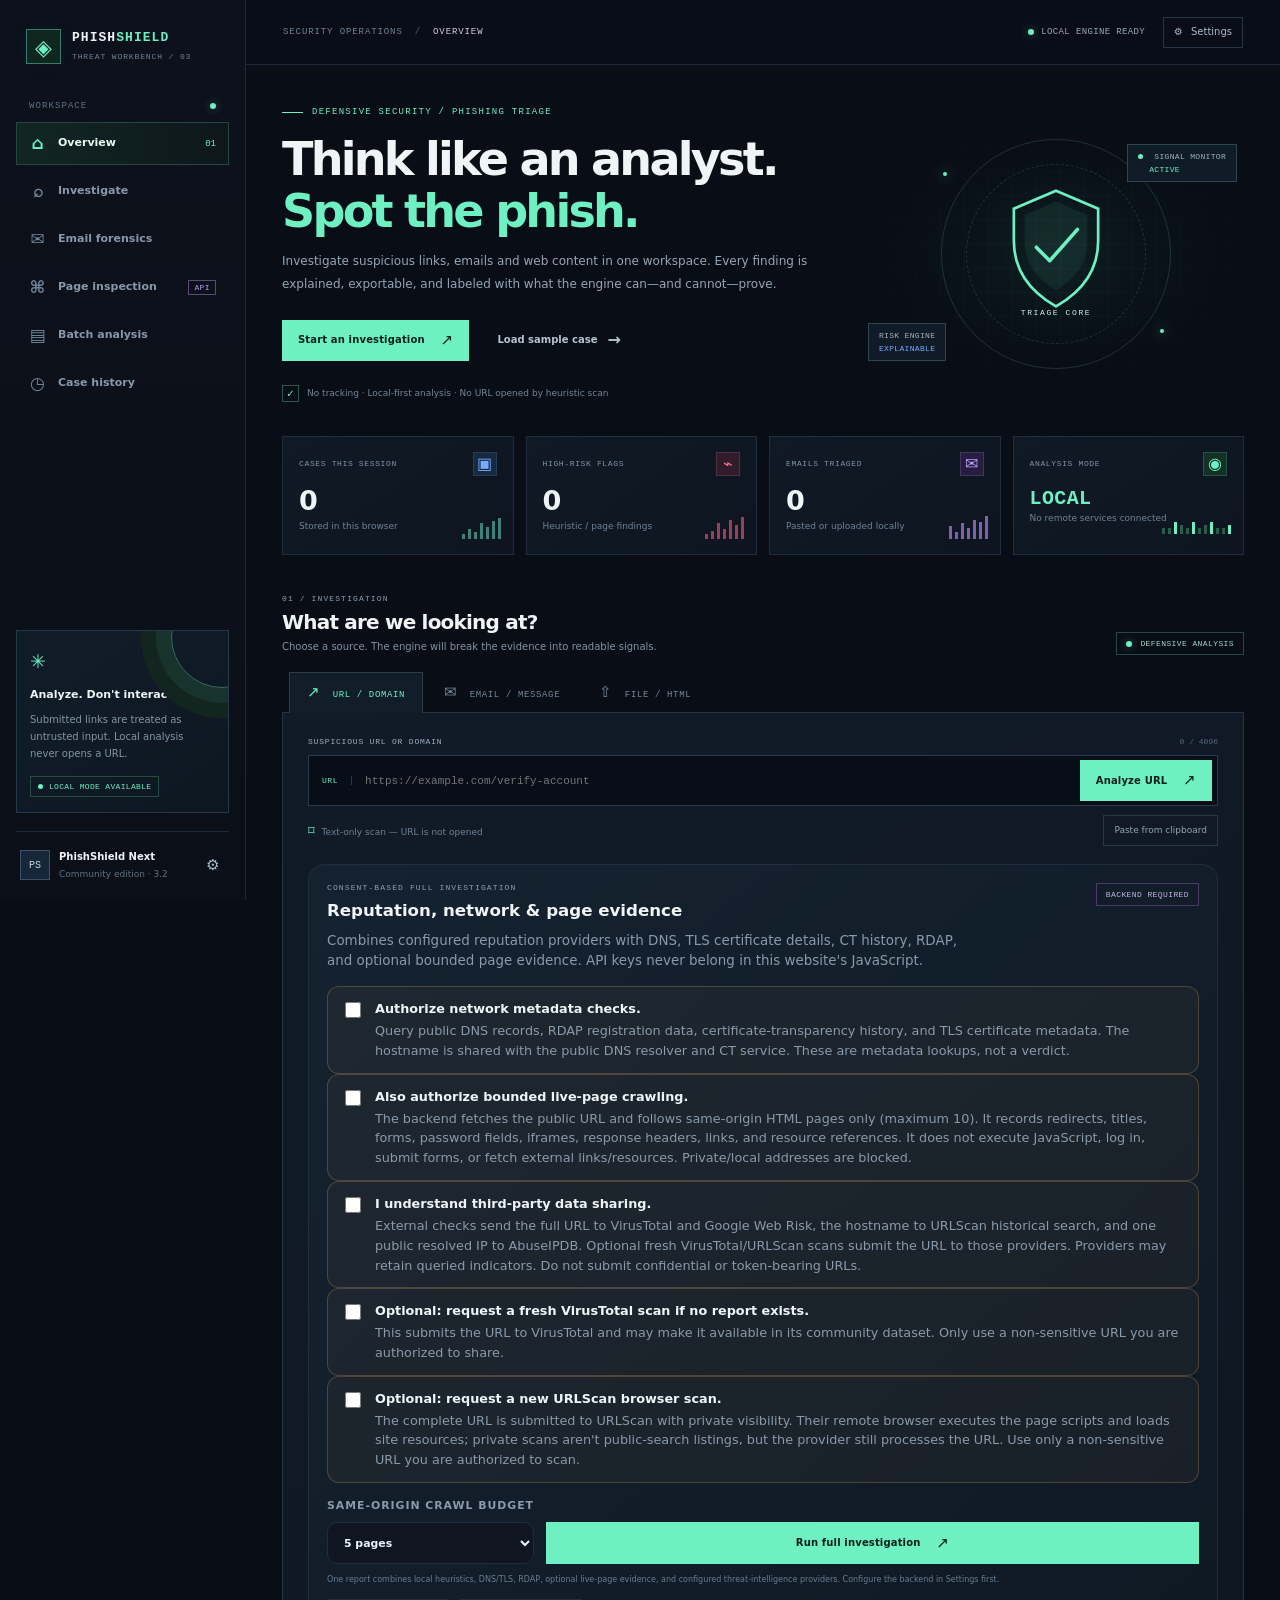
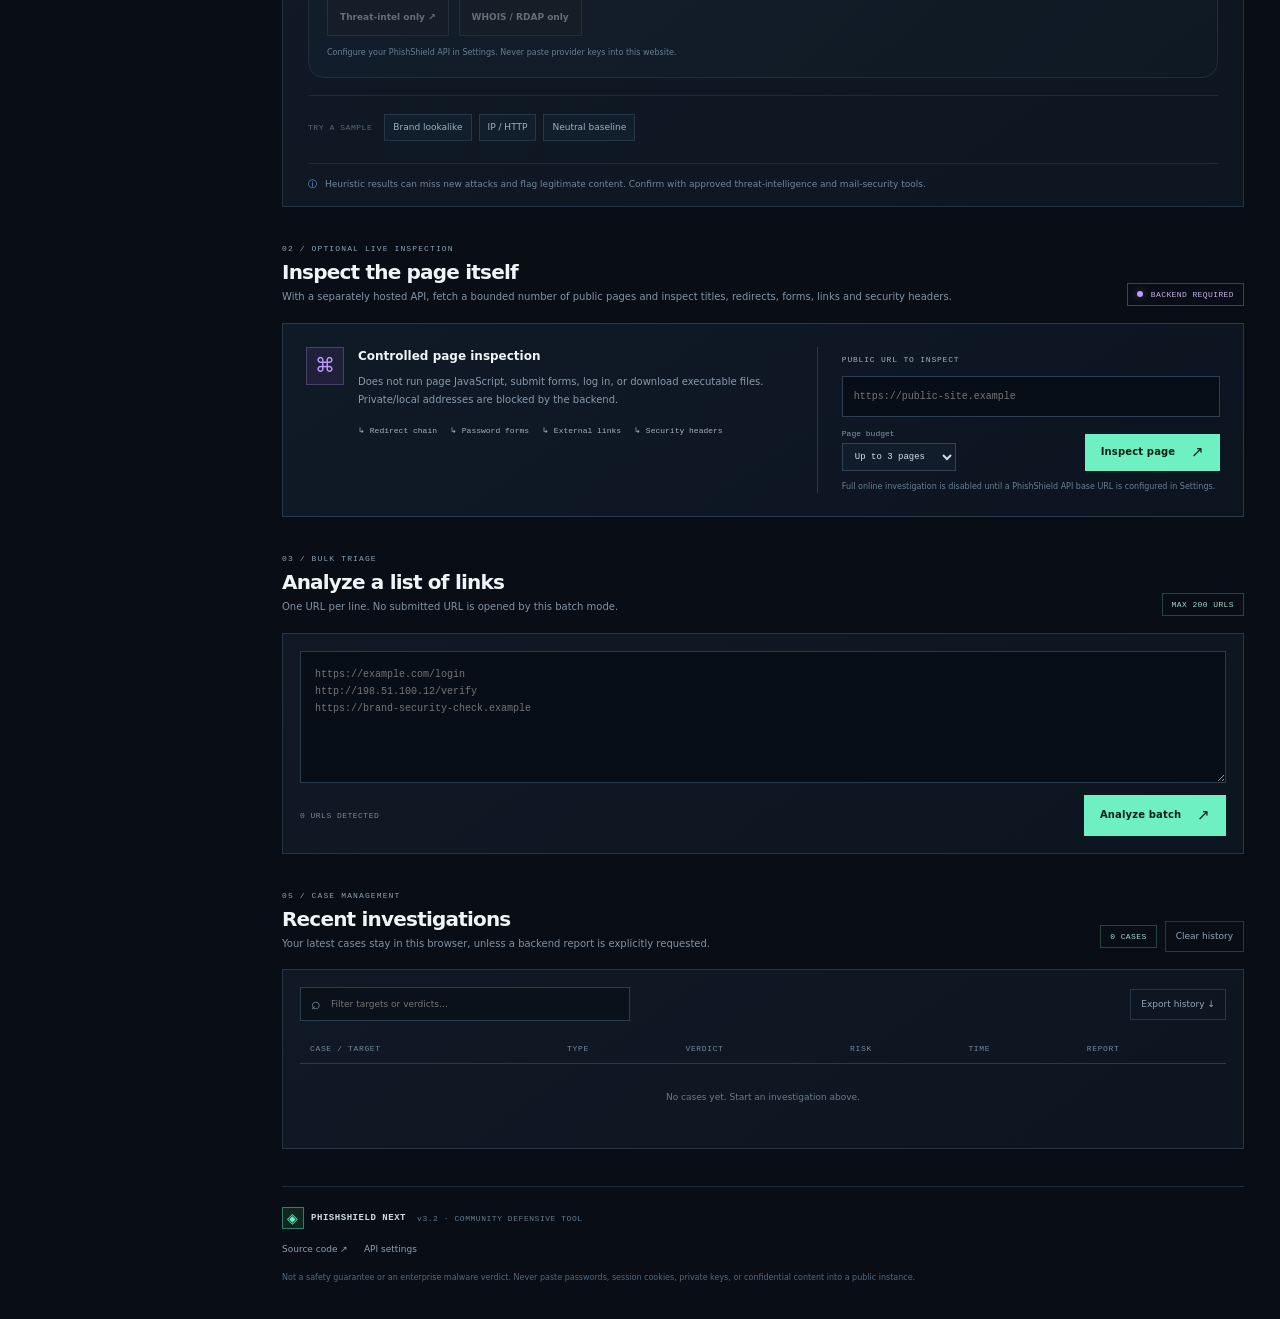
<file: docs/index.html>
<!doctype html>
<html lang="en">
<head>
  <meta charset="utf-8"><meta name="viewport" content="width=device-width,initial-scale=1">
  <meta name="theme-color" content="#090d16">
  <meta name="description" content="PhishShield Next — local-first phishing investigation for suspicious URLs, emails, message files, and web pages.">
  <title>PhishShield Next — Phishing Investigation Workbench</title>
  <link rel="icon" href="data:image/svg+xml,%3Csvg xmlns='http://www.w3.org/2000/svg' viewBox='0 0 100 100'%3E%3Crect width='100' height='100' rx='20' fill='%23090d16'/%3E%3Cpath d='M50 10 82 25v23c0 20-12 33-32 42C30 81 18 68 18 48V25Z' fill='none' stroke='%236ef0c2' stroke-width='7'/%3E%3Cpath d='m36 50 10 10 20-23' fill='none' stroke='%236ef0c2' stroke-width='7'/%3E%3C/svg%3E">
  <link rel="stylesheet" href="./assets/app.css">
</head>
<body>
  <div class="app-shell">
    <aside class="sidebar" id="sidebar">
      <a class="brand" href="#overview" aria-label="PhishShield home"><span class="brand-mark">◈</span><span class="brand-copy">PHISH<span>SHIELD</span><small>THREAT WORKBENCH / 03</small></span></a>
      <div class="workspace-label">WORKSPACE <span class="live-dot"></span></div>
      <nav class="side-nav" aria-label="Primary navigation">
        <a class="nav-item active" href="#overview" data-nav="overview"><span class="nav-icon">⌂</span> Overview <span class="nav-count">01</span></a>
        <a class="nav-item" href="#investigate" data-nav="investigate"><span class="nav-icon">⌕</span> Investigate</a>
        <a class="nav-item" href="#email" data-nav="email"><span class="nav-icon">✉</span> Email forensics</a>
        <a class="nav-item" href="#page-inspection" data-nav="page-inspection"><span class="nav-icon">⌘</span> Page inspection <span class="nav-mini">API</span></a>
        <a class="nav-item" href="#batch" data-nav="batch"><span class="nav-icon">▤</span> Batch analysis</a>
        <a class="nav-item" href="#case-history" data-nav="case-history"><span class="nav-icon">◷</span> Case history</a>
      </nav>
      <div class="side-spacer"></div>
      <div class="sidebar-card">
        <div class="side-card-icon">✳</div><div class="side-card-title">Analyze. Don't interact.</div>
        <p>Submitted links are treated as untrusted input. Local analysis never opens a URL.</p>
        <span class="safe-chip"><i></i> LOCAL MODE AVAILABLE</span>
      </div>
      <div class="sidebar-bottom"><span class="avatar">PS</span><span><b>PhishShield Next</b><small>Community edition · 3.2</small></span><button class="icon-button tiny" id="open-settings-side" title="Settings" aria-label="Settings">⚙</button></div>
    </aside>

    <main class="main-area">
      <header class="topbar">
        <button class="icon-button mobile-menu" id="mobile-menu" aria-label="Open menu">☰</button>
        <div class="breadcrumbs"><span>SECURITY OPERATIONS</span><b>/</b><strong id="crumb-current">OVERVIEW</strong></div>
        <div class="topbar-right"><span class="top-status"><i></i><span id="engine-status">LOCAL ENGINE READY</span></span><button class="settings-button" id="open-settings">⚙ <span>Settings</span></button></div>
      </header>

      <section class="page-content" id="overview">
        <div class="hero-grid">
          <div class="hero-copy">
            <div class="eyebrow"><span class="eyebrow-line"></span> DEFENSIVE SECURITY / PHISHING TRIAGE</div>
            <h1>Think like an analyst.<br><span>Spot the phish.</span></h1>
            <p class="hero-description">Investigate suspicious links, emails and web content in one workspace. Every finding is explained, exportable, and labeled with what the engine can—and cannot—prove.</p>
            <div class="hero-actions"><a class="primary-button" href="#investigate">Start an investigation <span>↗</span></a><button class="text-button" id="load-demo">Load sample case <span>→</span></button></div>
            <div class="hero-footnote"><span class="mini-shield">✓</span> No tracking · Local-first analysis · No URL opened by heuristic scan</div>
          </div>
          <div class="hero-art" aria-label="Security shield graphic">
            <div class="art-grid"></div><div class="orbit orbit-one"></div><div class="orbit orbit-two"></div>
            <div class="shield-core"><svg viewBox="0 0 128 145" role="img" aria-label="Shield"><path d="M64 7 111 27v36c0 35-19 57-47 73C36 120 17 98 17 63V27Z" fill="none" stroke="currentColor" stroke-width="3"/><path d="m42 70 15 15 31-35" fill="none" stroke="currentColor" stroke-width="4" stroke-linecap="round" stroke-linejoin="round"/><path d="M64 19 99 34v28c0 26-13 43-35 56-22-13-35-30-35-56V34Z" fill="currentColor" opacity=".07"/></svg><span>TRIAGE CORE</span></div>
            <div class="art-chip chip-top"><i></i> SIGNAL MONITOR <b>ACTIVE</b></div><div class="art-chip chip-bottom"><span>RISK ENGINE</span><b>EXPLAINABLE</b></div><div class="art-spark spark-a"></div><div class="art-spark spark-b"></div>
          </div>
        </div>

        <div class="stats-grid">
          <article class="stat-card"><div class="stat-top"><span>CASES THIS SESSION</span><span class="stat-icon">▣</span></div><div class="stat-number" id="stat-cases">0</div><div class="stat-sub">Stored in this browser</div><div class="stat-sparkline sparkline-a"><span></span><span></span><span></span><span></span><span></span><span></span><span></span></div></article>
          <article class="stat-card"><div class="stat-top"><span>HIGH-RISK FLAGS</span><span class="stat-icon red">⌁</span></div><div class="stat-number" id="stat-high">0</div><div class="stat-sub">Heuristic / page findings</div><div class="stat-sparkline sparkline-b"><span></span><span></span><span></span><span></span><span></span><span></span><span></span></div></article>
          <article class="stat-card"><div class="stat-top"><span>EMAILS TRIAGED</span><span class="stat-icon violet">✉</span></div><div class="stat-number" id="stat-emails">0</div><div class="stat-sub">Pasted or uploaded locally</div><div class="stat-sparkline sparkline-c"><span></span><span></span><span></span><span></span><span></span><span></span><span></span></div></article>
          <article class="stat-card"><div class="stat-top"><span>ANALYSIS MODE</span><span class="stat-icon green">◉</span></div><div class="stat-number small-stat" id="stat-mode">LOCAL</div><div class="stat-sub" id="stat-mode-sub">No threat-intel API connected</div><div class="status-line"><span></span><span></span><span></span><span></span><span></span><span></span><span></span><span></span><span></span><span></span><span></span><span></span></div></article>
        </div>

        <section class="workspace-section" id="investigate">
          <div class="section-heading"><div><div class="section-kicker">01 / INVESTIGATION</div><h2>What are we looking at?</h2><p>Choose a source. The engine will break the evidence into readable signals.</p></div><span class="section-pill"><i></i> DEFENSIVE ANALYSIS</span></div>
          <span id="email" class="anchor-marker" aria-hidden="true"></span>
          <div class="tab-bar" role="tablist" aria-label="Investigation type">
            <button class="tab active" data-tab="url-panel" role="tab" aria-selected="true"><span>↗</span> URL / DOMAIN</button>
            <button class="tab" data-tab="email-panel" role="tab" aria-selected="false"><span>✉</span> EMAIL / MESSAGE</button>
            <button class="tab" data-tab="file-panel" role="tab" aria-selected="false"><span>⇧</span> FILE / HTML</button>
          </div>
          <div class="investigation-card">
            <div class="tab-panel active" id="url-panel" role="tabpanel">
              <div class="field-label-row"><label for="url-input">SUSPICIOUS URL OR DOMAIN</label><span class="char-count" id="url-char">0 / 4096</span></div>
              <div class="url-input-wrap"><span class="url-prefix">URL</span><input id="url-input" type="text" maxlength="4096" autocomplete="off" autocapitalize="off" spellcheck="false" placeholder="https://example.com/verify-account"><button id="analyze-url" class="primary-button">Analyze URL <span>↗</span></button></div>
              <div class="field-footer"><span><i class="tiny-lock">⌑</i> Text-only scan — URL is not opened</span><button class="subtle-button" id="paste-url">Paste from clipboard</button></div>
              <div class="intel-lookup-card">
                <div class="intel-lookup-heading"><div><span class="section-kicker">CONSENT-BASED FULL INVESTIGATION</span><h3>Reputation, network &amp; page evidence</h3><p>Combines configured reputation providers with DNS, TLS certificate details, CT history, RDAP, and optional bounded page evidence. API keys never belong in this website's JavaScript.</p></div><span class="section-pill muted-pill">BACKEND REQUIRED</span></div>
                <label class="privacy-consent" for="network-checks-confirm"><input id="network-checks-confirm" type="checkbox"><span><b>Authorize network metadata checks.</b> Query public DNS records, RDAP registration data, certificate-transparency history, and TLS certificate metadata. The hostname is shared with the public DNS resolver and CT service. These are metadata lookups, not a verdict.</span></label>
                <label class="privacy-consent" for="live-crawl-confirm"><input id="live-crawl-confirm" type="checkbox"><span><b>Also authorize bounded live-page crawling.</b> The backend fetches the public URL and follows same-origin HTML pages only (maximum 10). It records redirects, titles, forms, password fields, iframes, response headers, links, and resource references. It does not execute JavaScript, log in, submit forms, or fetch external links/resources. Private/local addresses are blocked.</span></label>
                <label class="privacy-consent" for="external-sharing-confirm"><input id="external-sharing-confirm" type="checkbox"><span><b>I understand third-party data sharing.</b> External checks send the full URL to VirusTotal and Google Web Risk, the hostname to URLScan historical search, and one public resolved IP to AbuseIPDB. Optional fresh VirusTotal/URLScan scans submit the URL to those providers. Providers may retain queried indicators. Do not submit confidential or token-bearing URLs.</span></label>
                <label class="privacy-consent" for="vt-submit-confirm"><input id="vt-submit-confirm" type="checkbox"><span><b>Optional: request a fresh VirusTotal scan if no report exists.</b> This submits the URL to VirusTotal and may make it available in its community dataset. Only use a non-sensitive URL you are authorized to share.</span></label>
                <label class="privacy-consent" for="urlscan-submit-confirm"><input id="urlscan-submit-confirm" type="checkbox"><span><b>Optional: request a new URLScan browser scan.</b> The complete URL is submitted to URLScan with private visibility. Their remote browser executes the page scripts and loads site resources; private scans aren't public-search listings, but the provider still processes the URL. Use only a non-sensitive URL you are authorized to scan.</span></label>
                <div class="full-investigation-controls"><label for="full-max-pages">SAME-ORIGIN CRAWL BUDGET <select id="full-max-pages"><option value="1">1 page</option><option value="3">3 pages</option><option value="5" selected>5 pages</option><option value="10">10 pages</option></select></label><button id="full-investigate" class="primary-button">Run full investigation <span>↗</span></button></div>
                <p class="hint-line" id="full-investigation-status" role="status">One report combines local heuristics, DNS/TLS, RDAP, optional live-page evidence, and configured threat-intelligence providers. Configure the backend in Settings first.</p>
                <div class="intel-lookup-actions"><button id="run-reputation" class="secondary-button" disabled>Threat-intel only ↗</button><button id="run-whois" class="secondary-button">WHOIS / RDAP only</button></div>
                <p class="hint-line" id="intel-status" role="status">External lookups require configured provider secrets and explicit consent.</p>
              </div>
              <div class="quick-examples"><span>TRY A SAMPLE</span><button data-sample="https://secure-login-paypal.account-check.click/verify">Brand lookalike</button><button data-sample="http://192.0.2.10/account/login">IP / HTTP</button><button data-sample="https://example.com/">Neutral baseline</button></div>
            </div>
            <div class="tab-panel" id="email-panel" role="tabpanel" hidden>
              <div class="field-label-row"><label for="email-input">RAW EMAIL / MESSAGE CONTENT</label><span class="char-count" id="email-char">0 / 1 MB</span></div>
              <textarea id="email-input" class="large-textarea" maxlength="1000000" placeholder="Paste the complete message including headers where available…&#10;&#10;From: alerts@example.com&#10;Reply-To: support@other-domain.example&#10;Subject: Urgent account verification"></textarea>
              <div class="field-footer"><span><i class="tiny-lock">⌑</i> Text analyzed in your browser; content is not uploaded</span><label class="file-button" for="email-file">⇧ Upload .eml / .txt / .html</label><input class="visually-hidden" id="email-file" type="file" accept=".eml,.txt,.html,.htm,.log,.json,.csv,.md,text/plain,text/html,message/rfc822,application/json,text/csv"></div>
              <div class="form-actions"><button id="analyze-email" class="primary-button">Analyze email <span>↗</span></button><button class="secondary-button" id="clear-email">Clear</button></div>
            </div>
            <div class="tab-panel" id="file-panel" role="tabpanel" hidden>
              <div class="drop-zone" id="drop-zone" tabindex="0" role="button" aria-label="Choose or drop a file"><div class="drop-icon">⇧</div><h3>Drop an email, report or HTML file here</h3><p>Analyze .eml, .txt, .html, .htm, .json, .csv or .log · Up to 2 MB</p><label for="general-file" class="primary-button small-button">Choose file</label><input class="visually-hidden" id="general-file" type="file" accept=".eml,.txt,.html,.htm,.log,.json,.csv,.md,text/plain,text/html,message/rfc822,application/json,text/csv"></div>
              <div class="file-safety-note"><span>ⓘ</span><div><b>Files are read as text only.</b> PhishShield does not execute macros, open attachments, or render uploaded HTML. Binary attachment malware scanning is not included.</div></div>
              <div id="file-loaded" class="file-loaded" hidden></div>
            </div>
            <div class="fine-print"><span>ⓘ</span> Heuristic results can miss new attacks and flag legitimate content. Confirm with approved threat-intelligence and mail-security tools.</div>
          </div>
        </section>

        <section class="workspace-section" id="page-inspection">
          <div class="section-heading"><div><div class="section-kicker">02 / OPTIONAL LIVE INSPECTION</div><h2>Inspect the page itself</h2><p>With a separately hosted API, fetch a bounded number of public pages and inspect titles, redirects, forms, links and security headers.</p></div><span class="section-pill muted-pill"><i></i> BACKEND REQUIRED</span></div>
          <div class="live-inspect-card"><div class="live-card-copy"><div class="live-icon">⌘</div><div><h3>Controlled page inspection</h3><p>Does not run page JavaScript, submit forms, log in, or download executable files. Private/local addresses are blocked by the backend.</p><div class="live-features"><span>↳ Redirect chain</span><span>↳ Password forms</span><span>↳ External links</span><span>↳ Security headers</span></div></div></div><div class="live-card-controls"><label for="inspect-url">PUBLIC URL TO INSPECT</label><input id="inspect-url" type="text" maxlength="4096" spellcheck="false" placeholder="https://public-site.example"><div class="inspect-controls-row"><label for="max-pages">Page budget <select id="max-pages"><option value="1">1 page</option><option value="3" selected>Up to 3 pages</option><option value="5">Up to 5 pages</option><option value="10">Up to 10 pages</option></select></label><button id="inspect-page" class="primary-button">Inspect page <span>↗</span></button></div><p class="hint-line" id="api-hint">Live inspection is disabled until an API base URL is configured in Settings.</p></div></div>
        </section>

        <section class="workspace-section" id="batch">
          <div class="section-heading"><div><div class="section-kicker">03 / BULK TRIAGE</div><h2>Analyze a list of links</h2><p>One URL per line. No submitted URL is opened by this batch mode.</p></div><span class="section-pill">MAX 200 URLS</span></div>
          <div class="batch-card"><textarea id="batch-input" class="batch-textarea" maxlength="500000" placeholder="https://example.com/login&#10;http://198.51.100.12/verify&#10;https://brand-security-check.example"></textarea><div class="batch-footer"><span id="batch-count">0 URLS DETECTED</span><button class="primary-button" id="analyze-batch">Analyze batch <span>↗</span></button></div><div id="batch-results" class="batch-results" hidden></div></div>
        </section>

        <section class="workspace-section results-section" id="results-section" hidden>
          <div class="section-heading"><div><div class="section-kicker">04 / EVIDENCE REVIEW</div><h2 id="result-title">Investigation report</h2><p id="result-subtitle">Review the evidence and the confidence limits.</p></div><div class="result-actions"><button class="secondary-button" id="export-json">↓ JSON</button><button class="secondary-button" id="print-report">↗ Print / PDF</button></div></div>
          <div id="result-output" class="result-output"></div>
        </section>

        <section class="workspace-section" id="case-history">
          <div class="section-heading"><div><div class="section-kicker">05 / CASE MANAGEMENT</div><h2>Recent investigations</h2><p>Your latest cases stay in this browser, unless a backend report is explicitly requested.</p></div><div class="history-actions"><span id="history-count" class="section-pill">0 CASES</span><button class="subtle-button" id="clear-history">Clear history</button></div></div>
          <div class="history-card"><div class="history-toolbar"><div class="history-search"><span>⌕</span><input id="history-filter" type="search" placeholder="Filter targets or verdicts…"></div><button class="subtle-button" id="export-history">Export history ↓</button></div><div class="history-table-wrap"><table class="history-table"><thead><tr><th>CASE / TARGET</th><th>TYPE</th><th>VERDICT</th><th>RISK</th><th>TIME</th><th>REPORT</th></tr></thead><tbody id="history-body"><tr><td colspan="6" class="empty-cell">No cases yet. Start an investigation above.</td></tr></tbody></table></div></div>
        </section>

        <footer class="footer"><div class="footer-brand"><span class="brand-mark">◈</span><b>PHISHSHIELD NEXT</b> <span>v3.2 · COMMUNITY DEFENSIVE TOOL</span></div><div class="footer-links"><a href="https://github.com/ayushkp930/PhishShield-Next.io" target="_blank" rel="noreferrer">Source code ↗</a><button id="open-settings-footer">API settings</button></div><p>Not a safety guarantee or an enterprise malware verdict. Never paste passwords, session cookies, private keys, or confidential content into a public instance.</p></footer>
      </section>
    </main>
  </div>

  <div class="toast-region" id="toast-region" aria-live="polite" aria-atomic="true"></div>
  <div class="modal-backdrop" id="settings-modal" hidden>
    <div class="settings-modal" role="dialog" aria-modal="true" aria-labelledby="settings-title"><div class="modal-heading"><div><div class="section-kicker">WORKSPACE CONFIGURATION</div><h2 id="settings-title">Connection settings</h2></div><button class="icon-button" id="close-settings" aria-label="Close settings">×</button></div><p class="modal-description">The hosted GitHub Pages version runs local heuristics in your browser. Add the base URL of your deployed PhishShield API to enable live inspection, external reputation checks, and WHOIS/RDAP lookup. Never paste provider keys here.</p><label for="api-base-input">PHISHSHIELD API BASE URL</label><input id="api-base-input" class="settings-input" type="url" placeholder="https://your-phishshield-api.example.com"><div class="settings-callout"><b>Privacy and deployment note</b><p>This URL is stored in this browser's local storage. Use HTTPS for a deployed API. The API must allow this website's origin using CORS. Provider secrets must be backend environment variables. External lookups can share submitted indicators with third parties; public deployments need abuse controls, durable rate limits, quotas, and monitoring.</p></div><div class="modal-actions"><button id="test-api" class="secondary-button">Test connection</button><button id="save-settings" class="primary-button">Save settings</button><button id="remove-api" class="text-button">Remove API</button></div><div id="api-test-status" class="api-test-status" role="status"></div><button class="privacy-link" id="clear-local-data">Clear local cases and connection settings</button></div>
  </div>
  <script src="./assets/app.js" defer></script>
</body></html>
</file>
<file: docs/assets/app.css>
:root{--bg:#090d16;--sidebar:#0b101a;--panel:#0f1622;--panel-2:#111b29;--line:#202d3d;--line-soft:#1a2635;--text:#eff5f7;--muted:#899aab;--dim:#5f7285;--mint:#6ef0c2;--blue:#79aaff;--red:#ff7184;--amber:#ffc878;--purple:#be9bff;--mono:'DM Mono',ui-monospace,monospace;--sans:'Manrope',Inter,system-ui,sans-serif}*{box-sizing:border-box}html{scroll-behavior:smooth;scroll-padding-top:90px}body{margin:0;background:var(--bg);color:var(--text);font:13px/1.65 var(--sans);-webkit-font-smoothing:antialiased}button,input,textarea,select{font:inherit}button,a{-webkit-tap-highlight-color:transparent}a{color:inherit;text-decoration:none}button{cursor:pointer}button:focus-visible,a:focus-visible,input:focus-visible,textarea:focus-visible,select:focus-visible{outline:2px solid var(--mint);outline-offset:3px}.app-shell{min-height:100vh}.sidebar{width:246px;position:fixed;inset:0 auto 0 0;background:linear-gradient(180deg,#0c111b,#0a0f18);border-right:1px solid #1c2938;display:flex;flex-direction:column;padding:25px 16px 18px;z-index:20}.brand{display:flex;align-items:center;gap:11px;padding:4px 10px 28px}.brand-mark{width:35px;height:35px;display:grid;place-items:center;border:1px solid #397b6a;background:#10271f;color:var(--mint);font-size:22px;box-shadow:0 0 24px #6ef0c20a}.brand-copy{font:700 13px/1.3 var(--mono);letter-spacing:.08em}.brand-copy>span{color:var(--mint)}.brand-copy small{display:block;color:#718397;font-size:8px;font-weight:400;letter-spacing:.11em;margin-top:5px}.workspace-label{font:9px var(--mono);letter-spacing:.12em;color:#5e7185;padding:9px 13px 11px;display:flex;align-items:center;justify-content:space-between}.live-dot,.top-status i,.section-pill i{width:6px;height:6px;border-radius:100%;background:var(--mint);box-shadow:0 0 10px #6ef0c270}.side-nav{display:grid;gap:5px}.nav-item{height:43px;display:flex;align-items:center;gap:12px;padding:0 12px;color:#8798aa;font-size:11px;font-weight:600;border:1px solid transparent;transition:.2s}.nav-item:hover{background:#121d2b;color:var(--text)}.nav-item.active{background:linear-gradient(90deg,#143127aa,#11241e55);border-color:#23483e;color:#eaf8f1}.nav-icon{width:17px;text-align:center;font-size:17px;color:#71869a}.nav-item.active .nav-icon{color:var(--mint)}.nav-count{margin-left:auto;font:9px var(--mono);color:var(--mint)}.nav-mini{margin-left:auto;padding:2px 5px;border:1px solid #594b77;color:var(--purple);font:8px var(--mono);letter-spacing:.05em}.side-spacer{flex:1;min-height:36px}.sidebar-card{padding:15px 13px;border:1px solid #24394a;background:linear-gradient(145deg,#101d29,#0d1722);position:relative;overflow:hidden}.sidebar-card:after{content:'';position:absolute;width:100px;height:100px;right:-45px;top:-45px;border:1px solid #3b6b62;border-radius:50%;box-shadow:0 0 0 15px #18332c,0 0 0 30px #12251f}.side-card-icon{color:var(--mint);font-size:19px}.side-card-title{font-size:11px;font-weight:800;margin-top:8px}.sidebar-card p{font-size:10px;color:#8395a5;line-height:1.7;margin:7px 0 12px;max-width:165px}.safe-chip{display:inline-flex;align-items:center;gap:6px;font:8px var(--mono);letter-spacing:.04em;color:var(--mint);border:1px solid #254d40;padding:5px 7px}.safe-chip i{width:5px;height:5px;border-radius:50%;background:var(--mint)}.sidebar-bottom{display:flex;align-items:center;gap:9px;border-top:1px solid #1c2938;margin-top:18px;padding:17px 4px 0}.avatar{width:30px;height:30px;display:grid;place-items:center;border:1px solid #3b5166;background:#172638;color:#c5d7e5;font:10px var(--mono)}.sidebar-bottom b{display:block;font-size:10px}.sidebar-bottom small{display:block;font-size:9px;color:var(--dim);margin-top:2px}.sidebar-bottom .icon-button{margin-left:auto}.main-area{margin-left:246px;min-height:100vh}.topbar{height:65px;border-bottom:1px solid #1d2938;background:#0a0f18ed;display:flex;align-items:center;justify-content:space-between;padding:0 37px;position:sticky;top:0;z-index:10;backdrop-filter:blur(15px)}.breadcrumbs{display:flex;align-items:center;gap:12px;font:9px var(--mono);letter-spacing:.1em;color:#6f8295}.breadcrumbs b{color:#3f5060}.breadcrumbs strong{color:#c5d4de;font-weight:500}.topbar-right{display:flex;align-items:center;gap:18px}.top-status{display:inline-flex;align-items:center;gap:7px;color:#94a9b8;font:9px var(--mono);letter-spacing:.04em}.settings-button,.icon-button{display:inline-flex;align-items:center;justify-content:center;gap:8px;background:transparent;border:1px solid #263646;color:#a9bbc8;height:31px;padding:0 10px;font-size:10px;transition:.2s}.settings-button:hover,.icon-button:hover{border-color:#527468;color:var(--mint)}.icon-button{width:30px;padding:0;font-size:15px}.tiny{border:0;width:24px}.mobile-menu{display:none}.page-content{max-width:1540px;margin:0 auto;padding:0 36px 35px}.hero-grid{display:grid;grid-template-columns:minmax(0,1.2fr) minmax(250px,.8fr);gap:22px;align-items:center;padding:42px 0 28px;min-height:330px}.eyebrow,.section-kicker{display:flex;align-items:center;gap:9px;font:9px var(--mono);letter-spacing:.14em;color:var(--mint)}.eyebrow-line{width:21px;height:1px;background:var(--mint)}.hero-copy h1{font-size:clamp(33px,3.6vw,52px);line-height:1.12;letter-spacing:-.06em;margin:17px 0 13px;font-weight:800}.hero-copy h1 span{color:var(--mint)}.hero-description{max-width:560px;color:#94a6b6;font-size:12px;line-height:1.9;margin:0}.hero-actions{display:flex;align-items:center;gap:22px;margin-top:24px}.primary-button{display:inline-flex;align-items:center;justify-content:center;gap:16px;min-height:41px;padding:0 15px;background:var(--mint);border:1px solid var(--mint);color:#092019;font-size:10px;font-weight:800;letter-spacing:.015em;transition:transform .15s,filter .15s,border-color .15s}.primary-button:hover{filter:brightness(1.08);transform:translateY(-1px)}.primary-button span{font-size:15px;font-weight:500}.text-button{display:inline-flex;align-items:center;gap:10px;border:0;background:transparent;color:#b6c4ce;font-size:10px;font-weight:700}.text-button:hover{color:var(--mint)}.text-button span{font-size:16px}.hero-footnote{display:flex;align-items:center;gap:8px;color:#71869a;font-size:9px;margin-top:24px}.mini-shield{display:grid;place-items:center;border:1px solid #2f574a;width:17px;height:17px;color:var(--mint);font-size:10px}.hero-art{height:260px;max-width:435px;width:100%;justify-self:end;position:relative;overflow:hidden;background:radial-gradient(ellipse at center,#12332c55,transparent 61%)}.art-grid{position:absolute;inset:0;background-image:linear-gradient(#253d4d55 1px,transparent 1px),linear-gradient(90deg,#253d4d55 1px,transparent 1px);background-size:24px 24px;mask-image:radial-gradient(ellipse at center,#000,transparent 75%);opacity:.65}.orbit{position:absolute;left:50%;top:50%;border:1px solid #375d5a77;border-radius:50%;transform:translate(-50%,-50%)}.orbit-one{width:230px;height:230px}.orbit-two{width:180px;height:180px;border-style:dashed;animation:spin 40s linear infinite}.shield-core{position:absolute;left:50%;top:48%;transform:translate(-50%,-50%);width:120px;height:145px;color:var(--mint);display:flex;flex-direction:column;align-items:center;justify-content:center;filter:drop-shadow(0 0 22px #6ef0c233)}.shield-core svg{height:130px;width:116px}.shield-core span{font:8px var(--mono);letter-spacing:.2em;color:#c4f8e4;position:absolute;bottom:5px}.art-chip{position:absolute;background:#111e2bdb;border:1px solid #2c454e;padding:7px 10px;font:8px var(--mono);letter-spacing:.04em;color:#a1b3c2}.chip-top{right:7px;top:20px}.chip-top i{display:inline-block;width:5px;height:5px;background:var(--mint);border-radius:50%;margin-right:6px}.chip-top b{display:block;color:var(--mint);margin:4px 0 0 11px;font-weight:500}.chip-bottom{left:0;bottom:23px;display:grid;gap:4px}.chip-bottom b{color:var(--blue);font-weight:500}.art-spark{width:4px;height:4px;background:var(--mint);border-radius:50%;position:absolute;box-shadow:0 0 13px var(--mint)}.spark-a{top:48px;left:75px}.spark-b{bottom:51px;right:80px}.stats-grid{display:grid;grid-template-columns:repeat(4,minmax(0,1fr));gap:12px;margin:6px 0 39px}.stat-card{position:relative;min-height:119px;background:linear-gradient(145deg,#101925,#0e1520);border:1px solid #202d3c;padding:15px 16px;overflow:hidden}.stat-top{display:flex;align-items:center;justify-content:space-between;gap:10px;font:8px var(--mono);letter-spacing:.08em;color:#8295a5}.stat-icon{display:grid;place-items:center;font-size:16px;color:var(--blue);width:24px;height:24px;background:#172b40;border:1px solid #273d54}.stat-icon.red{color:var(--red);background:#301c2b;border-color:#54313f}.stat-icon.violet{color:var(--purple);background:#251e3e;border-color:#443360}.stat-icon.green{color:var(--mint);background:#143127;border-color:#275344}.stat-number{font-size:27px;line-height:1.3;font-weight:800;letter-spacing:-.05em;margin-top:7px}.small-stat{font:700 20px var(--mono);letter-spacing:.02em;color:var(--mint);padding:4px 0 0}.stat-sub{font-size:9px;color:#6f8294;margin-top:1px}.stat-sparkline{position:absolute;right:12px;bottom:15px;height:23px;display:flex;align-items:end;gap:3px;opacity:.8}.stat-sparkline span{display:block;width:3px;background:#4a9e8d}.sparkline-a span:nth-child(1){height:5px}.sparkline-a span:nth-child(2){height:10px}.sparkline-a span:nth-child(3){height:7px}.sparkline-a span:nth-child(4){height:16px}.sparkline-a span:nth-child(5){height:12px}.sparkline-a span:nth-child(6){height:18px}.sparkline-a span:nth-child(7){height:21px}.sparkline-b span{background:#b74c69}.sparkline-b span:nth-child(1){height:5px}.sparkline-b span:nth-child(2){height:8px}.sparkline-b span:nth-child(3){height:16px}.sparkline-b span:nth-child(4){height:10px}.sparkline-b span:nth-child(5){height:19px}.sparkline-b span:nth-child(6){height:14px}.sparkline-b span:nth-child(7){height:22px}.sparkline-c span{background:#9977cc}.sparkline-c span:nth-child(1){height:13px}.sparkline-c span:nth-child(2){height:7px}.sparkline-c span:nth-child(3){height:16px}.sparkline-c span:nth-child(4){height:11px}.sparkline-c span:nth-child(5){height:19px}.sparkline-c span:nth-child(6){height:17px}.sparkline-c span:nth-child(7){height:23px}.status-line{position:absolute;right:12px;bottom:20px;display:flex;gap:3px;align-items:end;height:13px}.status-line span{width:3px;height:6px;background:#295c4d}.status-line span:nth-child(3n){height:12px;background:var(--mint)}.status-line span:nth-child(4n){height:9px}.workspace-section{margin:0 0 37px;scroll-margin-top:84px}.section-heading{display:flex;align-items:flex-end;justify-content:space-between;gap:18px;margin-bottom:17px}.section-kicker{font-size:8px;color:#8ba1b4}.section-heading h2{font-size:20px;letter-spacing:-.04em;line-height:1.3;margin:6px 0 4px;font-weight:800}.section-heading p{font-size:10px;color:#8093a5;margin:0}.section-pill{display:inline-flex;align-items:center;gap:8px;white-space:nowrap;border:1px solid #27473e;color:#a1d9c7;padding:6px 9px;font:8px var(--mono);letter-spacing:.05em}.muted-pill{border-color:#4a3a64;color:#c2b3e5}.muted-pill i{background:var(--purple);box-shadow:0 0 10px #be9bff70}.tab-bar{display:flex;align-items:center;gap:3px;border-bottom:1px solid #253344;padding-left:7px}.tab{min-height:40px;border:1px solid transparent;border-bottom:0;background:transparent;padding:0 17px;color:#73879a;font:9px var(--mono);letter-spacing:.07em}.tab span{font-size:15px;margin-right:6px}.tab.active{color:var(--mint);background:#111d29;border-color:#2b3d4d;position:relative}.tab.active:after{content:'';position:absolute;left:0;right:0;bottom:-1px;height:1px;background:#111d29}.investigation-card{background:linear-gradient(145deg,#111b28,#0e1621);border:1px solid #243343;border-top:0;padding:24px 25px 14px}.tab-panel{min-width:0}.field-label-row{display:flex;justify-content:space-between;align-items:center;gap:10px;margin-bottom:9px}.field-label-row label,.live-card-controls>label,.settings-modal>label{font:8px var(--mono);letter-spacing:.1em;color:#9cb0c1}.char-count{font:8px var(--mono);color:#566a7d}.url-input-wrap{display:flex;align-items:center;gap:0;border:1px solid #2a3b4c;background:#080e17;min-height:51px}.url-prefix{font:8px var(--mono);letter-spacing:.07em;color:var(--mint);border-right:1px solid #253646;padding:0 13px}.url-input-wrap input{min-width:0;flex:1;border:0;background:transparent;color:var(--text);height:49px;padding:0 13px;outline:none;font:11px var(--mono)}.url-input-wrap input:focus{box-shadow:none}.url-input-wrap .primary-button{height:41px;min-height:41px;margin-right:5px}.field-footer{display:flex;justify-content:space-between;align-items:center;gap:12px;margin-top:9px;color:#6b8093;font-size:9px}.tiny-lock{font-style:normal;color:var(--mint);font-size:13px;margin-right:4px}.subtle-button{display:inline-flex;align-items:center;justify-content:center;gap:7px;border:1px solid #27384a;background:transparent;color:#91a5b6;padding:7px 10px;font-size:9px;transition:.2s}.subtle-button:hover{border-color:#487b6b;color:var(--mint)}.quick-examples{display:flex;align-items:center;flex-wrap:wrap;gap:7px;padding-top:18px;margin-top:17px;border-top:1px solid #1c2a39}.quick-examples>span{font:8px var(--mono);color:#536a7e;letter-spacing:.07em;margin-right:5px}.quick-examples button{border:1px solid #253646;background:#111e2c;color:#9cb1c2;padding:5px 8px;font-size:9px}.quick-examples button:hover{color:var(--mint);border-color:#406b60}.large-textarea,.batch-textarea{display:block;width:100%;resize:vertical;min-height:190px;background:#080e17;border:1px solid #2a3b4c;color:var(--text);padding:14px;font:10px/1.7 var(--mono);outline:none}.large-textarea:focus,.batch-textarea:focus{border-color:#4e9680;box-shadow:0 0 0 2px #6ef0c20c}.form-actions{display:flex;gap:9px;margin-top:17px}.secondary-button{display:inline-flex;align-items:center;justify-content:center;gap:8px;min-height:37px;border:1px solid #334659;background:#152131;color:#c3d2dc;padding:0 12px;font-size:9px;font-weight:700}.secondary-button:hover{border-color:#5b8d7b;color:var(--mint)}.file-button{cursor:pointer;display:inline-flex;align-items:center;gap:6px;border:1px solid #27384a;background:#111d2b;color:#b5c7d5;padding:6px 9px;font-size:9px}.file-button:hover{color:var(--mint);border-color:#437d69}.visually-hidden{position:absolute!important;width:1px!important;height:1px!important;padding:0!important;margin:-1px!important;overflow:hidden!important;clip:rect(0,0,0,0)!important;white-space:nowrap!important;border:0!important}.drop-zone{min-height:178px;border:1px dashed #38566a;background:#0b1420;display:flex;flex-direction:column;align-items:center;justify-content:center;text-align:center;padding:23px}.drop-zone:focus,.drop-zone.dragover{outline:2px solid var(--mint);background:#10261f}.drop-icon{width:38px;height:38px;display:grid;place-items:center;border:1px solid #2c6656;color:var(--mint);font-size:22px;background:#122c24}.drop-zone h3{margin:9px 0 2px;font-size:12px}.drop-zone p{margin:0 0 13px;color:#8195a7;font-size:9px}.small-button{min-height:31px;font-size:9px}.file-safety-note{display:flex;gap:10px;border:1px solid #3d3543;background:#1a1823;padding:12px;margin-top:13px;font-size:9px;color:#9e9aae}.file-safety-note>span{font-size:16px;color:var(--purple)}.file-safety-note b{color:#d8cee9}.file-loaded{margin-top:12px;padding:12px;border:1px solid #2b5648;color:#bbdfd2;font-size:10px}.fine-print{display:flex;gap:8px;align-items:flex-start;border-top:1px solid #1d2a38;color:#72869a;font-size:9px;padding-top:13px;margin-top:22px}.fine-print span{color:var(--blue)}.live-inspect-card{display:grid;grid-template-columns:1fr minmax(280px,.83fr);gap:25px;padding:23px;border:1px solid #27384a;background:linear-gradient(145deg,#101a27,#0c1420)}.live-card-copy{display:flex;gap:14px;align-items:flex-start}.live-icon{display:grid;place-items:center;width:38px;height:38px;flex-shrink:0;background:#20203a;border:1px solid #494267;color:var(--purple);font-size:20px}.live-card-copy h3{font-size:12px;margin:0 0 7px}.live-card-copy p{max-width:470px;margin:0;color:#879aac;font-size:10px;line-height:1.8}.live-features{display:flex;flex-wrap:wrap;gap:8px 13px;margin-top:17px}.live-features span{font:8px var(--mono);color:#a0b1c2}.live-card-controls{border-left:1px solid #293849;padding-left:24px}.live-card-controls>input,.settings-input{margin-top:8px;width:100%;min-width:0;height:41px;border:1px solid #2d4051;background:#080e17;color:var(--text);padding:0 11px;font:10px var(--mono);outline:none}.inspect-controls-row{display:flex;justify-content:space-between;align-items:end;gap:10px;margin-top:12px}.inspect-controls-row label{font:8px var(--mono);color:#8498a9}.inspect-controls-row select{display:block;margin-top:5px;background:#111d2a;border:1px solid #304356;color:#d2dfe7;padding:7px 8px;font-size:9px}.inspect-controls-row .primary-button{min-height:37px}.hint-line{font-size:8px;color:#677e91;margin:9px 0 0}.batch-card,.history-card{border:1px solid #253545;background:linear-gradient(145deg,#101925,#0d1520);padding:17px}.batch-textarea{min-height:132px}.batch-footer{display:flex;justify-content:space-between;align-items:center;gap:12px;margin-top:12px}.batch-footer>span{font:8px var(--mono);color:#74899c;letter-spacing:.06em}.batch-results{margin-top:16px;border-top:1px solid #243343;padding-top:13px}.batch-result-row{display:grid;grid-template-columns:minmax(0,1fr) 108px 60px;gap:12px;align-items:center;padding:10px;border-bottom:1px solid #1e2b3a;font-size:9px}.batch-target{overflow-wrap:anywhere;color:#c4d3dd}.batch-score{text-align:right;font:9px var(--mono);color:#a8b8c4}.badge{display:inline-flex;justify-content:center;align-items:center;border:1px solid;padding:4px 6px;font:8px var(--mono);white-space:nowrap}.badge.high{color:var(--red);border-color:#693543;background:#281722}.badge.suspicious{color:var(--amber);border-color:#6a5435;background:#292319}.badge.inconclusive{color:var(--blue);border-color:#334e6b;background:#172434}.badge.info{color:var(--mint);border-color:#275746;background:#10251e}.results-section{border:1px solid #2c4150;background:#0d1622;padding:19px;margin-bottom:40px}.result-actions,.history-actions{display:flex;gap:8px;align-items:center}.result-output{display:grid;gap:14px}.report-summary{display:grid;grid-template-columns:minmax(0,1fr) 160px;gap:20px;border:1px solid #293b4c;background:#111d2b;padding:20px}.report-heading{display:flex;align-items:center;gap:10px;flex-wrap:wrap}.report-heading h3{margin:0;font-size:16px;letter-spacing:-.03em}.report-target{font:10px/1.7 var(--mono);color:#98acbd;overflow-wrap:anywhere;margin-top:9px}.report-meta{display:flex;flex-wrap:wrap;gap:12px;margin-top:15px;color:#758a9c;font:8px var(--mono)}.report-score{border-left:1px solid #2b3b4a;display:flex;flex-direction:column;justify-content:center;align-items:center;padding-left:18px}.report-score strong{font-size:42px;line-height:1;font-weight:800;letter-spacing:-.06em}.report-score span{font:8px var(--mono);color:#8094a5;margin-top:7px}.scorebar{width:100%;height:4px;background:#233342;margin-top:12px}.scorebar span{display:block;height:100%;background:var(--mint)}.report-grid{display:grid;grid-template-columns:1.15fr .85fr;gap:13px}.report-panel{border:1px solid #253646;background:#101a27;padding:16px;min-width:0}.report-panel h4{font-size:11px;margin:0 0 12px}.panel-hint{font-size:8px;color:#71879a;font-weight:400;margin-left:5px}.signal-list{display:grid;gap:8px}.signal-item{border:1px solid #263647;background:#0d1622;padding:10px}.signal-top{display:flex;align-items:start;justify-content:space-between;gap:12px}.signal-item b{font-size:10px}.signal-item p{font-size:9px;line-height:1.7;color:#8b9fb0;margin:6px 0 0}.signal-meta{font:8px var(--mono);color:var(--amber);white-space:nowrap}.signal-item.positive .signal-meta{color:var(--mint)}.no-signals{padding:15px;background:#0d1621;border:1px dashed #344455;color:#95a8b8;font-size:10px}.recommendation{border-left:2px solid var(--mint);background:#10251f;padding:13px;color:#cde8dd;font-size:10px}.recommendation b{display:block;font-size:9px;color:var(--mint);letter-spacing:.07em;margin-bottom:5px}.limitations{font-size:9px;color:#7f93a5;line-height:1.8}.limitations ul{padding-left:17px;margin:8px 0 0}.evidence-list{display:grid;gap:8px}.evidence-row{display:flex;align-items:flex-start;justify-content:space-between;gap:12px;border-bottom:1px solid #223242;padding-bottom:8px;font-size:9px}.evidence-row span:first-child{color:#8095a7}.evidence-row b{color:#c3d4df;text-align:right;overflow-wrap:anywhere;font-weight:500}.evidence-row:last-child{border:0;padding:0}.history-actions{flex-shrink:0}.history-toolbar{display:flex;justify-content:space-between;align-items:center;gap:12px;margin-bottom:13px}.history-search{display:flex;align-items:center;gap:8px;border:1px solid #2c3d4f;background:#0a111b;padding:0 10px;width:min(330px,100%)}.history-search span{font-size:16px;color:#7b90a3}.history-search input{height:32px;flex:1;width:0;border:0;outline:0;background:transparent;color:var(--text);font-size:9px}.history-table-wrap{overflow-x:auto}.history-table{width:100%;border-collapse:collapse;min-width:700px}.history-table th{text-align:left;font:8px var(--mono);letter-spacing:.08em;font-weight:400;color:#73889b;padding:10px;border-bottom:1px solid #2a3b4b}.history-table td{padding:12px 10px;border-bottom:1px solid #1d2c3a;color:#a1b3c1;font-size:9px}.history-table tr:last-child td{border-bottom:0}.history-table .target-cell{max-width:260px;overflow-wrap:anywhere;color:#d1dee6}.case-link{color:var(--mint);border:0;background:transparent;font:8px var(--mono);padding:0}.empty-cell{text-align:center!important;color:#667c8f!important;padding:26px!important}.footer{border-top:1px solid #1d2b3a;margin-top:34px;padding-top:20px}.footer-brand{display:flex;align-items:center;gap:7px;font:9px var(--mono);letter-spacing:.06em;color:#94a7b6}.footer-brand .brand-mark{width:22px;height:22px;font-size:14px}.footer-brand b{color:#cfdae1}.footer-brand>span:last-child{font-size:8px;color:#647b8e;margin-left:4px}.footer-links{display:flex;gap:16px;margin-top:13px;font-size:9px;color:#8ca0b1}.footer-links a:hover,.footer-links button:hover{color:var(--mint)}.footer-links button{border:0;background:transparent;color:inherit;padding:0;font-size:inherit}.footer p{font-size:8px;color:#53697d;margin:14px 0 0}.toast-region{position:fixed;bottom:20px;right:20px;z-index:99;display:grid;gap:8px;width:min(360px,calc(100vw - 32px))}.toast{padding:12px 14px;border:1px solid #2f6351;background:#10231e;box-shadow:0 10px 35px #0006;color:#cceee1;font-size:10px;animation:toast-in .2s ease}.toast.error{border-color:#794151;background:#291720;color:#ffd6dc}.toast.warning{border-color:#705a36;background:#282319;color:#ffe4b6}.modal-backdrop{position:fixed;inset:0;z-index:80;background:#02060bd9;display:grid;place-items:center;padding:20px;backdrop-filter:blur(7px)}.settings-modal{width:min(520px,100%);background:#101925;border:1px solid #34475a;box-shadow:0 28px 100px #0009;padding:24px}.modal-heading{display:flex;align-items:flex-start;justify-content:space-between;gap:14px}.modal-heading h2{font-size:20px;letter-spacing:-.04em;margin:6px 0 0}.modal-description{font-size:10px;line-height:1.9;color:#8da0b1;margin:17px 0 21px}.settings-input{margin-top:8px}.settings-callout{margin-top:14px;border:1px solid #433b5c;background:#1a1726;padding:12px}.settings-callout b{font-size:10px;color:#d8cef0}.settings-callout p{font-size:9px;color:#9f9bb1;line-height:1.8;margin:5px 0 0}.modal-actions{display:flex;flex-wrap:wrap;gap:8px;margin-top:16px}.api-test-status{font-size:9px;color:#8da1b1;margin-top:10px;min-height:18px}.privacy-link{display:block;border:0;border-top:1px solid #29394a;background:transparent;color:#8a9eb0;padding:14px 0 0;margin-top:14px;width:100%;text-align:left;font-size:9px}.privacy-link:hover{color:var(--red)}[hidden]{display:none!important}@keyframes spin{to{transform:translate(-50%,-50%) rotate(360deg)}}@keyframes toast-in{from{opacity:0;transform:translateY(7px)}to{opacity:1;transform:translateY(0)}}
@media(min-width:1500px){.page-content{padding-left:48px;padding-right:48px}.hero-grid{min-height:365px}.hero-art{height:295px;max-width:490px}.stats-grid{gap:16px}.stat-card{padding:18px 20px}}@media(max-width:1100px){.sidebar{width:218px}.main-area{margin-left:218px}.page-content{padding:0 23px 28px}.topbar{padding:0 24px}.hero-grid{grid-template-columns:1fr .75fr;gap:12px}.hero-copy h1{font-size:39px}.hero-art{transform:scale(.92);transform-origin:right center}.stats-grid{grid-template-columns:repeat(2,minmax(0,1fr));margin-bottom:30px}.stat-card{min-height:109px}.live-inspect-card{grid-template-columns:1fr}.live-card-controls{border:0;border-top:1px solid #293849;padding:17px 0 0}}@media(max-width:760px){.sidebar{transform:translateX(-101%);transition:transform .23s;box-shadow:20px 0 50px #0007}.sidebar.open{transform:translateX(0)}.main-area{margin-left:0}.topbar{height:57px;padding:0 15px}.mobile-menu{display:inline-flex}.breadcrumbs{margin-right:auto;margin-left:12px;font-size:8px;gap:7px}.topbar-right{gap:9px}.top-status{font-size:0}.top-status i{width:7px;height:7px}.settings-button{width:32px;padding:0;font-size:15px}.settings-button span{display:none}.page-content{padding:0 15px 24px}.hero-grid{grid-template-columns:1fr;padding:34px 0 22px;min-height:0}.hero-copy h1{font-size:clamp(34px,10vw,48px)}.hero-description{font-size:11px}.hero-actions{gap:13px;flex-wrap:wrap}.hero-footnote{line-height:1.7}.hero-art{justify-self:center;height:208px;max-width:360px;transform:none;margin-top:2px}.orbit-one{width:196px;height:196px}.orbit-two{width:155px;height:155px}.shield-core{transform:translate(-50%,-50%) scale(.83)}.chip-top{right:0;top:10px}.chip-bottom{left:0;bottom:12px}.stats-grid{gap:8px;margin:3px 0 31px}.stat-card{padding:12px;min-height:108px}.stat-top{font-size:7px}.stat-number{font-size:24px}.small-stat{font-size:17px}.stat-sub{font-size:8px;max-width:120px}.section-heading{align-items:flex-start;flex-direction:column;gap:10px}.section-heading h2{font-size:19px}.section-heading p{font-size:9px}.section-pill{font-size:7px}.tab-bar{padding-left:0;overflow-x:auto}.tab{white-space:nowrap;padding:0 10px;font-size:8px;min-height:39px}.investigation-card{padding:17px 13px 13px}.url-input-wrap{flex-wrap:wrap;padding:5px}.url-prefix{display:none}.url-input-wrap input{flex-basis:100%;height:40px;padding:0 8px}.url-input-wrap .primary-button{margin-left:auto;margin-right:0;width:100%}.field-footer{align-items:flex-start}.field-footer>span{max-width:60%;line-height:1.65}.quick-examples{align-items:flex-start}.quick-examples>span{width:100%;margin:0 0 3px}.quick-examples button{font-size:8px}.large-textarea{min-height:220px}.field-footer .file-button{font-size:8px}.live-inspect-card{padding:15px;gap:16px}.live-card-copy{gap:10px}.live-card-copy p{font-size:9px}.live-icon{width:32px;height:32px}.inspect-controls-row{align-items:stretch}.inspect-controls-row .primary-button{flex:1}.batch-card,.history-card{padding:11px}.batch-result-row{grid-template-columns:minmax(0,1fr) 86px 55px;gap:7px;padding:9px 5px}.batch-target{font-size:8px}.results-section{padding:12px}.result-actions{width:100%}.report-summary{grid-template-columns:1fr;padding:14px;gap:12px}.report-score{border:0;border-top:1px solid #2b3b4a;padding:13px 0 0;flex-direction:row;justify-content:flex-start;gap:10px}.report-score strong{font-size:30px}.report-score span{margin-top:0}.scorebar{max-width:120px;margin-top:0}.report-grid{grid-template-columns:1fr}.history-actions{flex-wrap:wrap}.history-toolbar{align-items:stretch;flex-direction:column}.history-search{width:100%}.footer-brand{flex-wrap:wrap}.footer-brand>span:last-child{width:100%;margin-left:29px}.footer-links{gap:12px;flex-wrap:wrap}.modal-backdrop{padding:10px}.settings-modal{padding:18px}.modal-actions>*{flex:1}.privacy-link{line-height:1.7}}@media(prefers-reduced-motion:reduce){*,*::before,*::after{animation-duration:.01ms!important;animation-iteration-count:1!important;scroll-behavior:auto!important;transition-duration:.01ms!important}}

@media print{body{background:#fff!important;color:#111!important}.sidebar,.topbar,.hero-grid,.stats-grid,.workspace-section:not(.results-section),.footer,.toast-region,.modal-backdrop,.result-actions{display:none!important}.main-area{margin:0!important}.page-content{max-width:none!important;padding:0!important}.results-section{display:block!important;visibility:visible!important;border:0!important;background:#fff!important;padding:0!important;margin:0!important}.section-heading h2,.report-heading h3,.report-panel h4,.signal-item b,.report-summary,.report-panel,.report-target,.evidence-row b,.limitations,.signal-item p,.recommendation{color:#111!important}.report-summary,.report-panel,.signal-item,.no-signals{background:#fff!important;border:1px solid #bbb!important;break-inside:avoid}.report-grid{grid-template-columns:1fr 1fr!important}.results-section[hidden]{display:block!important}.badge{background:#fff!important;color:#111!important;border-color:#888!important}.scorebar{background:#ddd!important}.report-score strong{color:#111!important}.recommendation{background:#f4f4f4!important;border-left-color:#333!important}.report-panel{break-inside:avoid}}

.page-evidence{border-top:1px solid #2b3b4a;margin-top:12px;padding-top:9px;font-size:9px;color:#a2b5c5}.page-evidence summary{cursor:pointer;color:var(--mint);font:8px var(--mono);letter-spacing:.05em;list-style-position:inside}.page-evidence h4{margin:13px 0 5px;color:#becdd7}.page-evidence .report-target{margin:4px 0;font-size:8px;overflow-wrap:anywhere}

/* Full multi-source investigation panel (v3.2) */
.intel-lookup-card{margin-top:18px;padding:18px;border:1px solid var(--line);border-radius:16px;background:linear-gradient(135deg,rgba(35,62,79,.22),rgba(15,28,39,.42));}
.intel-lookup-heading{display:flex;align-items:flex-start;justify-content:space-between;gap:14px;margin-bottom:14px;}
.intel-lookup-heading h3{margin:5px 0 6px;font-size:1.04rem;}
.intel-lookup-heading p{margin:0;color:var(--muted);font-size:.84rem;max-width:650px;line-height:1.55;}
.privacy-consent{display:flex;gap:11px;align-items:flex-start;padding:12px 13px;border:1px solid rgba(255,190,100,.22);border-radius:12px;background:rgba(255,190,100,.045);color:var(--muted);font-size:.8rem;line-height:1.55;cursor:pointer;}
.privacy-consent input{margin-top:4px;accent-color:var(--mint);flex:0 0 auto;width:16px;height:16px;}
.privacy-consent b{display:block;color:var(--text);margin-bottom:2px;}
.intel-lookup-actions{display:flex;flex-wrap:wrap;gap:10px;margin-top:13px;}
.intel-lookup-actions button:disabled{opacity:.45;cursor:not-allowed;filter:saturate(.4);}
#intel-status{margin:10px 0 0;max-width:950px;}
.reputation-provider-grid{display:grid;grid-template-columns:repeat(2,minmax(0,1fr));gap:12px;margin-top:10px;}
.provider-card{min-width:0;padding:14px;border:1px solid var(--line);border-radius:12px;background:rgba(16,28,39,.5);}
.provider-card h5{margin:0 0 7px;font-size:.9rem;color:var(--text);}
.provider-card p{margin:5px 0;color:var(--muted);font-size:.82rem;line-height:1.5;overflow-wrap:anywhere;}
.provider-status{display:inline-flex;border-radius:999px;padding:3px 8px;font-size:.68rem;letter-spacing:.06em;text-transform:uppercase;background:rgba(120,150,170,.1);color:var(--muted);margin-bottom:7px;}
.provider-status.threat_found,.provider-status.error,.provider-status.auth_error,.provider-status.rate_limited{background:rgba(244,93,109,.12);color:var(--red);}
.provider-status.no_match,.provider-status.ok{background:rgba(74,222,178,.1);color:var(--mint);}
.provider-results{margin-top:9px;padding-top:8px;border-top:1px solid var(--line);}
.provider-results a{color:var(--mint);overflow-wrap:anywhere;}
@media(max-width:760px){.intel-lookup-heading{display:block}.intel-lookup-heading .section-pill{display:inline-flex;margin-top:8px}.reputation-provider-grid{grid-template-columns:1fr}.intel-lookup-actions button{width:100%;}}

.provider-status.record_found{background:rgba(120,150,170,.1);color:var(--text);}

/* v3.2 full-investigation report additions */
.full-investigation-controls{display:flex;flex-wrap:wrap;align-items:end;gap:12px;margin-top:14px}
.full-investigation-controls label{display:grid;gap:7px;color:var(--muted,#8b9bb0);font-size:.68rem;font-weight:800;letter-spacing:.09em}
.full-investigation-controls select{min-height:42px;min-width:150px;padding:10px 12px;border:1px solid var(--line,#26364b);border-radius:10px;background:var(--panel,#0d1725);color:var(--ink,#edf5ff);font:inherit;letter-spacing:normal}
.full-investigation-controls .primary-button{flex:1;min-height:42px}
.engine-table-wrap{max-width:100%;overflow:auto;margin:10px 0;border:1px solid var(--line,#26364b);border-radius:10px}
.engine-table{width:100%;border-collapse:collapse;min-width:560px;font-size:.76rem}
.engine-table th,.engine-table td{padding:9px 10px;text-align:left;vertical-align:top;border-bottom:1px solid var(--line,#26364b);overflow-wrap:anywhere}
.engine-table th{position:sticky;top:0;background:var(--panel-alt,#111e30);color:var(--muted,#9aaac0);font-size:.65rem;letter-spacing:.08em;text-transform:uppercase}
.engine-table tr:last-child td{border-bottom:0}
.metadata-notes{margin:12px 0 0;padding-left:20px;color:var(--muted,#9aaac0);font-size:.78rem;line-height:1.65}
.provider-results{overflow-wrap:anywhere;min-width:0}
.privacy-consent{align-items:flex-start}
.privacy-consent input{flex:0 0 auto;margin-top:3px}
#full-investigation-status{overflow-wrap:anywhere}
@media(max-width:680px){.full-investigation-controls{align-items:stretch;flex-direction:column}.full-investigation-controls select,.full-investigation-controls .primary-button{width:100%}.engine-table{min-width:500px}}
</file>
